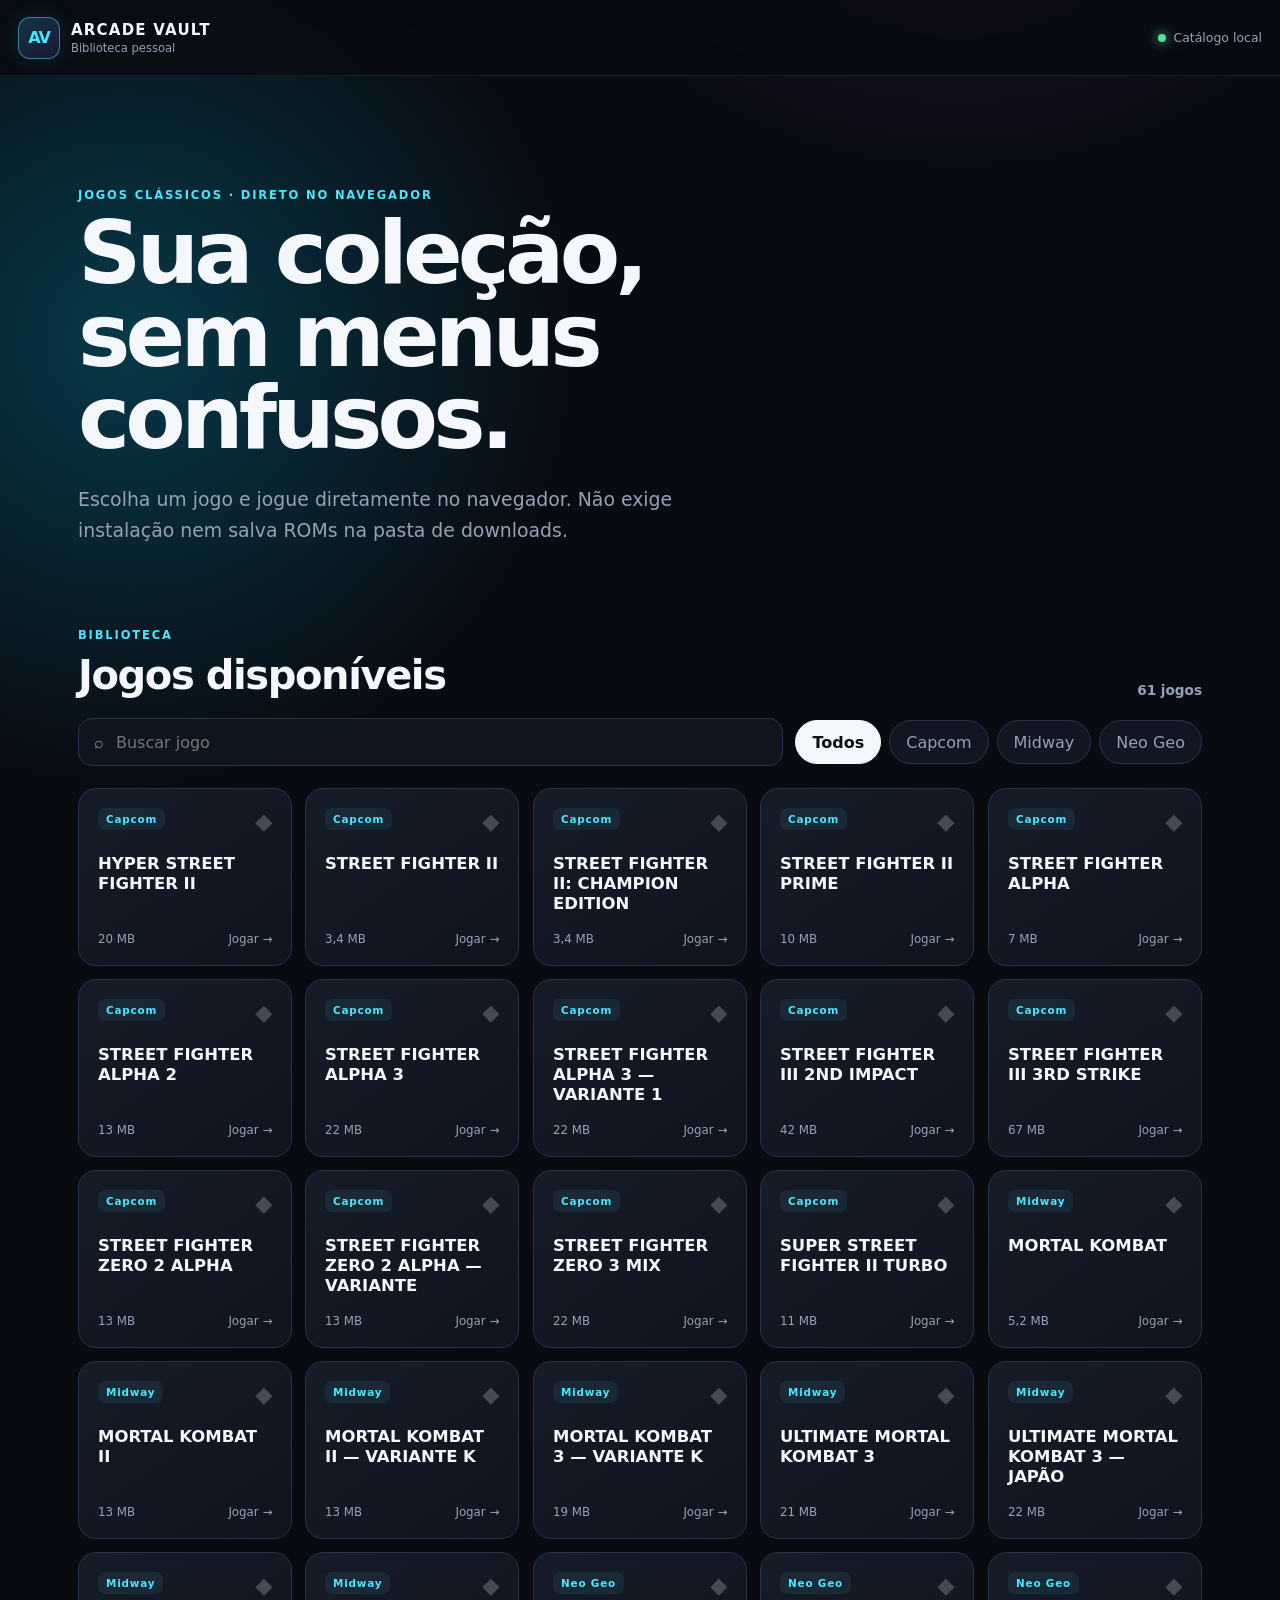
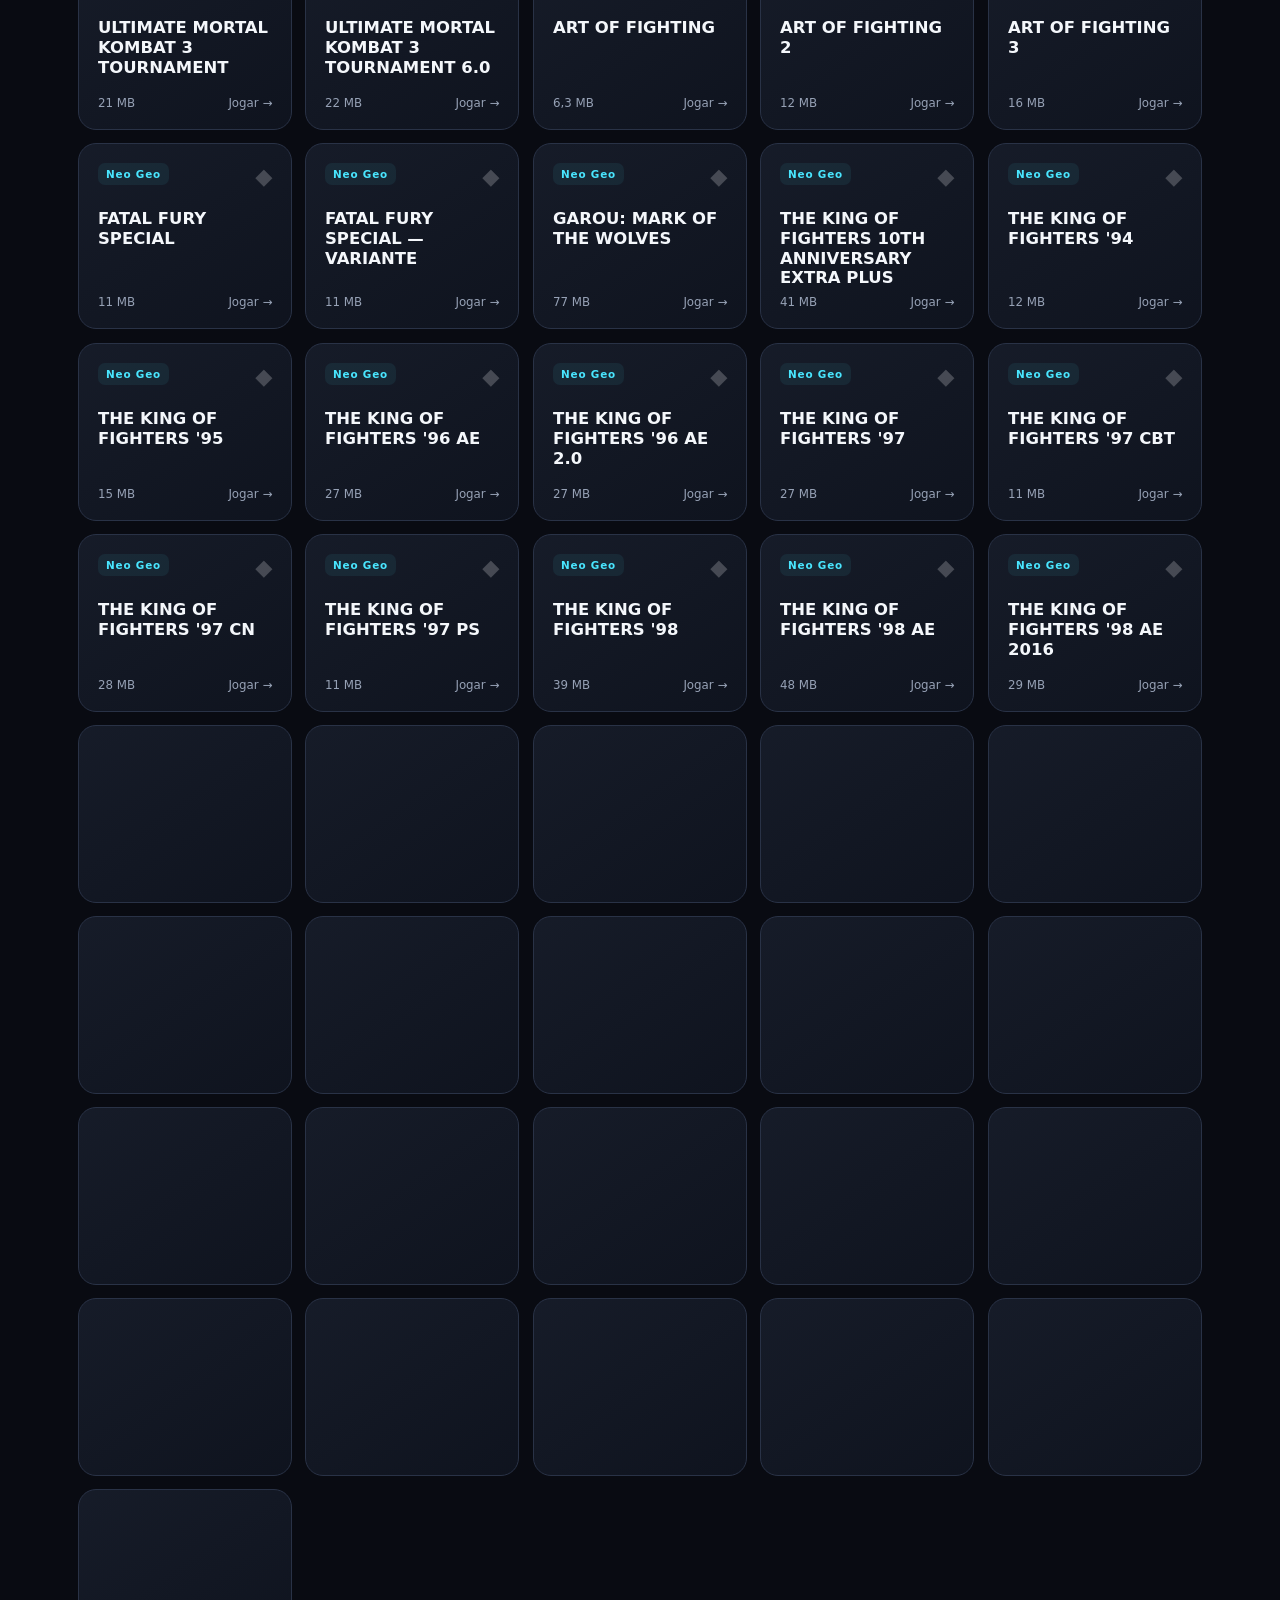
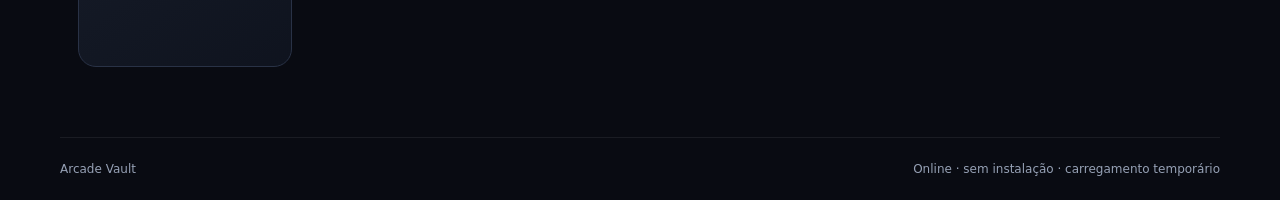
<file: index.html>
<!doctype html>
<html lang="pt-BR">
<head>
  <meta charset="utf-8">
  <meta name="viewport" content="width=device-width,initial-scale=1,viewport-fit=cover">
  <meta name="theme-color" content="#090b12">
  <meta name="description" content="Biblioteca pessoal de jogos arcade, otimizada para celulares.">
  <title>Arcade Vault</title>
  <link rel="stylesheet" href="assets/styles.css">
</head>
<body>
  <header class="topbar">
    <a class="brand" href="index.html" aria-label="Arcade Vault — início">
      <span class="brand-mark" aria-hidden="true">AV</span>
      <span><strong>ARCADE VAULT</strong><small>Biblioteca pessoal</small></span>
    </a>
    <span class="status"><i></i> Catálogo local</span>
  </header>

  <main>
    <section class="hero">
      <p class="eyebrow">JOGOS CLÁSSICOS · DIRETO NO NAVEGADOR</p>
      <h1>Sua coleção, sem menus confusos.</h1>
      <p>Escolha um jogo e jogue diretamente no navegador. Não exige instalação nem salva ROMs na pasta de downloads.</p>
    </section>

    <section class="library" aria-labelledby="library-title">
      <div class="library-head">
        <div><p class="eyebrow">BIBLIOTECA</p><h2 id="library-title">Jogos disponíveis</h2></div>
        <strong id="result-count" aria-live="polite">Carregando…</strong>
      </div>

      <div class="toolbar">
        <label class="search"><span aria-hidden="true">⌕</span><input id="search" type="search" placeholder="Buscar jogo" autocomplete="off"></label>
        <div class="filters" id="filters" aria-label="Filtrar por sistema"></div>
      </div>

      <div id="notice" class="notice" hidden></div>
      <div id="game-grid" class="game-grid" aria-live="polite"></div>
      <noscript><p class="notice">Ative o JavaScript para abrir o catálogo.</p></noscript>
    </section>
  </main>

  <footer><span>Arcade Vault</span><span>Online · sem instalação · carregamento temporário</span></footer>
  <script src="assets/app.js" defer></script>
</body>
</html>
</file>
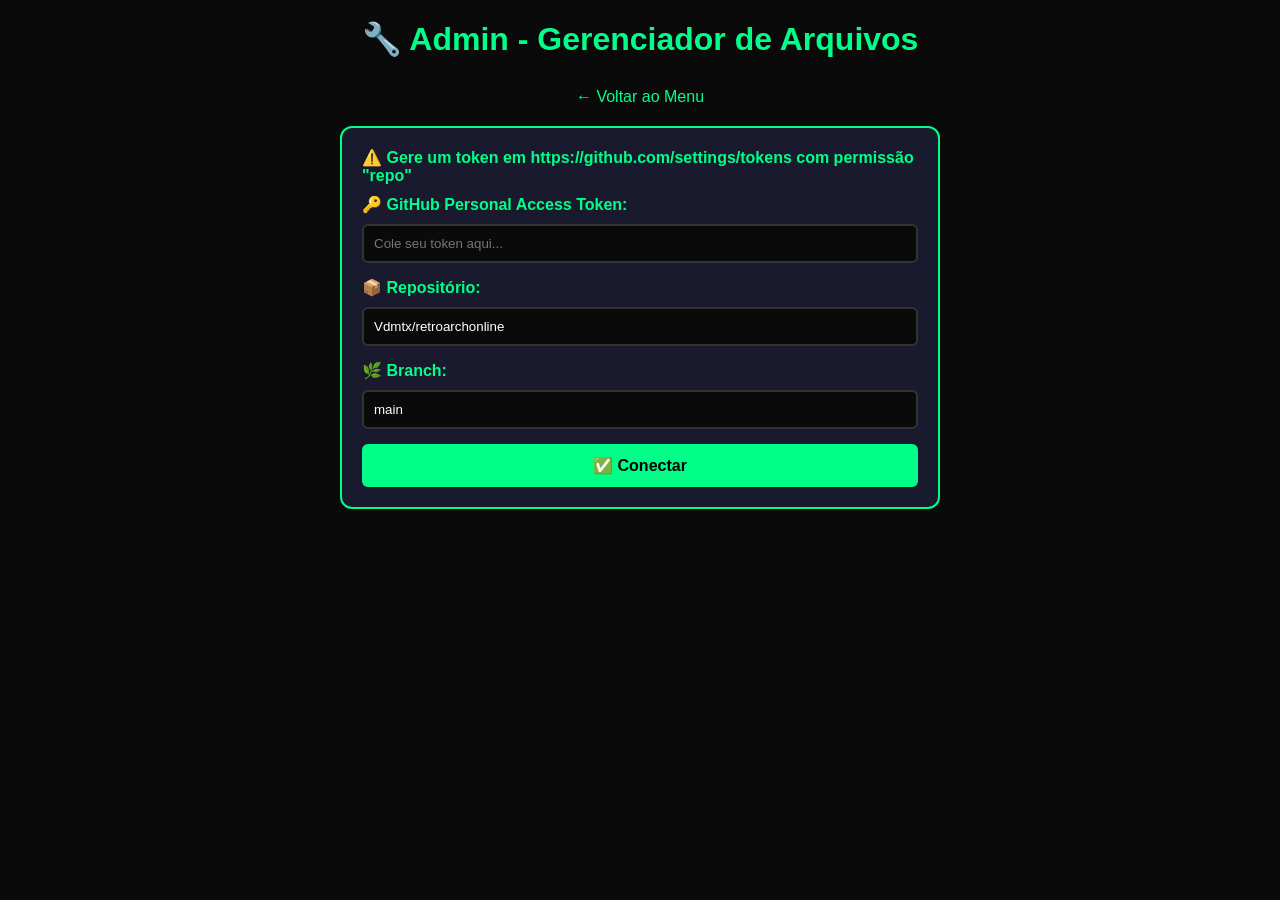
<file: admin.html>
<!DOCTYPE html>
<html lang="pt-BR">
<head>
    <meta charset="UTF-8">
    <meta name="viewport" content="width=device-width, initial-scale=1.0">
    <title>🔧 Admin - Arcade Library</title>
    <style>
        * { margin: 0; padding: 0; box-sizing: border-box; }
        body { background: #0a0a0a; color: #fff; font-family: Arial, sans-serif; padding: 20px; }
        h1 { color: #00ff88; text-align: center; margin-bottom: 30px; }
        .back-link { text-align: center; margin-bottom: 20px; }
        .back-link a { color: #00ff88; text-decoration: none; }
        .config-box { background: #1a1a2e; border: 2px solid #00ff88; padding: 20px; border-radius: 12px; margin-bottom: 30px; max-width: 600px; margin-left: auto; margin-right: auto; }
        .config-box label { display: block; margin-bottom: 10px; color: #00ff88; font-weight: bold; }
        .config-box input, .config-box select { width: 100%; padding: 10px; background: #0a0a0a; border: 2px solid #333; color: #fff; border-radius: 6px; margin-bottom: 15px; }
        .config-box button { width: 100%; padding: 12px; background: #00ff88; color: #000; border: none; border-radius: 6px; cursor: pointer; font-weight: bold; font-size: 16px; }
        .config-box button:hover { background: #00cc6a; }
        .toolbar { display: flex; gap: 10px; margin-bottom: 20px; flex-wrap: wrap; justify-content: center; }
        .toolbar button { padding: 10px 20px; background: #1a1a2e; color: #fff; border: 2px solid #333; border-radius: 6px; cursor: pointer; }
        .toolbar button:hover { border-color: #00ff88; }
        .file-list { max-width: 1200px; margin: 0 auto; }
        .folder { background: #1a1a2e; border: 2px solid #333; border-radius: 8px; margin-bottom: 10px; overflow: hidden; }
        .folder-header { padding: 15px; background: #16213e; cursor: pointer; display: flex; justify-content: space-between; align-items: center; }
        .folder-header:hover { background: #1e2d4a; }
        .folder-content { padding: 15px; display: none; }
        .folder-content.active { display: block; }
        .folder-toolbar { display: flex; gap: 10px; margin-bottom: 10px; padding: 10px; background: #0a0a0a; border-radius: 6px; }
        .folder-toolbar button { padding: 6px 12px; background: #1a1a2e; color: #fff; border: 2px solid #333; border-radius: 4px; cursor: pointer; font-size: 12px; }
        .folder-toolbar button:hover { border-color: #00ff88; }
        .file-item { display: flex; justify-content: space-between; align-items: center; padding: 10px; background: #0a0a0a; border-radius: 6px; margin-bottom: 8px; border-left: 4px solid transparent; }
        .file-item:hover { background: #1a1a2e; }
        .file-item.verified { border-left-color: #00ff88; }
        .file-item.pending { border-left-color: #ff8800; }
        .file-item.failed { border-left-color: #ff0000; }
        .file-name { flex: 1; display: flex; align-items: center; gap: 8px; }
        .file-size { color: #888; margin-right: 15px; }
        .file-status { font-size: 16px; margin-right: 10px; }
        .file-actions { display: flex; gap: 8px; }
        .btn { padding: 6px 12px; border: none; border-radius: 4px; cursor: pointer; font-size: 12px; }
        .btn-delete { background: #ff0000; color: #fff; }
        .btn-delete:hover { background: #cc0000; }
        .btn-move { background: #0088ff; color: #fff; }
        .btn-move:hover { background: #0066cc; }
        .btn-verify { background: #ff8800; color: #fff; }
        .btn-verify:hover { background: #cc6600; }
        .upload-area { border: 3px dashed #00ff88; border-radius: 12px; padding: 40px; text-align: center; margin-bottom: 30px; cursor: pointer; transition: 0.3s; }
        .upload-area:hover { background: rgba(0,255,136,0.1); }
        .upload-area.dragover { background: rgba(0,255,136,0.2); border-color: #00cc6a; }
        .status { position: fixed; bottom: 20px; right: 20px; background: #00ff88; color: #000; padding: 15px 25px; border-radius: 8px; display: none; z-index: 1000; font-weight: bold; max-width: 400px; }
        .status.error { background: #ff0000; color: #fff; }
        .status.warning { background: #ff8800; color: #000; }
        .modal { display: none; position: fixed; top: 0; left: 0; width: 100%; height: 100%; background: rgba(0,0,0,0.9); z-index: 2000; justify-content: center; align-items: center; }
        .modal.active { display: flex; }
        .modal-content { background: #1a1a2e; padding: 30px; border-radius: 12px; border: 2px solid #00ff88; min-width: 500px; max-height: 80vh; overflow-y: auto; }
        .modal-content h3 { color: #00ff88; margin-bottom: 20px; }
        .modal-content input, .modal-content select { width: 100%; padding: 10px; background: #0a0a0a; border: 2px solid #333; color: #fff; border-radius: 6px; margin-bottom: 15px; }
        .modal-buttons { display: flex; gap: 10px; }
        .modal-buttons button { flex: 1; padding: 10px; border: none; border-radius: 6px; cursor: pointer; }
        .btn-confirm { background: #00ff88; color: #000; }
        .btn-cancel { background: #333; color: #fff; }
        .token-info { background: #ff880022; border: 2px solid #ff8800; padding: 15px; border-radius: 8px; margin-bottom: 20px; max-width: 600px; margin-left: auto; margin-right: auto; color: #ffaa00; font-size: 14px; }
        .help-text { color: #888; font-size: 12px; margin-top: 5px; }
        .path-selector { background: #1a1a2e; border: 2px solid #0088ff; padding: 15px; border-radius: 8px; margin-bottom: 20px; max-width: 600px; margin-left: auto; margin-right: auto; }
        .path-selector label { display: block; margin-bottom: 10px; color: #0088ff; font-weight: bold; }
    </style>
</head>
<body>
    <h1>🔧 Admin - Gerenciador de Arquivos</h1>
    <div class="back-link"><a href="index.html">← Voltar ao Menu</a></div>
    
    <div class="config-box" id="configBox">
        <label>⚠️ Gere um token em https://github.com/settings/tokens com permissão "repo"</label>
        <label>🔑 GitHub Personal Access Token:</label>
        <input type="password" id="token" placeholder="Cole seu token aqui...">
        <label>📦 Repositório:</label>
        <input type="text" id="repo" value="Vdmtx/retroarchonline">
        <label>🌿 Branch:</label>
        <input type="text" id="branch" value="main">
        <button onclick="salvarConfig()">✅ Conectar</button>
    </div>

    <div id="adminPanel" style="display:none;">
        <div class="token-info" id="tokenInfo"></div>
        
        <!-- Upload Global com Seletor de Pasta -->
        <div class="path-selector">
            <label>📍 Pasta de Destino para Upload:</label>
            <select id="uploadPath" onchange="atualizarLabelUpload()">
                <option value="">Raiz (/)</option>
                <option value="roms/">roms/</option>
                <option value="roms/cps/">roms/cps/</option>
                <option value="roms/midway/">roms/midway/</option>
                <option value="roms/neogeo/">roms/neogeo/</option>
                <option value="roms/atomiswave/">roms/atomiswave/</option>
                <option value="bios/">bios/</option>
                <option value="data/">data/</option>
                <option value="data/cores/">data/cores/</option>
            </select>
        </div>

        <div class="toolbar">
            <button onclick="carregarArquivos()">🔄 Atualizar</button>
            <button onclick="document.getElementById('fileInput').click()">📤 Upload Global (70MB)</button>
            <button onclick="adicionarLinkExterno()">🔗 Link Externo</button>
            <button onclick="criarPasta()">📁 Nova Pasta</button>
            <button onclick="verificarTodos()" id="btnVerifyAll">✅ Verificar Todos</button>
            <input type="file" id="fileInput" multiple style="display:none;" onchange="uploadArquivosGlobal(event)">
        </div>

        <div class="upload-area" id="uploadArea" ondrop="dropHandler(event)" ondragover="dragOverHandler(event)" ondragleave="dragLeaveHandler(event)">
            <h2>📤 Arraste arquivos aqui para upload</h2>
            <p>✅ Limite: 70MB | Destino: <span id="currentUploadPath">Raiz</span></p>
        </div>

        <div class="file-list" id="fileList"></div>
    </div>

    <div class="status" id="status"></div>

    <div class="modal" id="moveModal">
        <div class="modal-content">
            <h3>📁 Mover Arquivo</h3>
            <input type="text" id="movePath" placeholder="Novo caminho (ex: roms/neogeo/)">
            <div class="modal-buttons">
                <button class="btn-confirm" onclick="confirmarMovimento()">Mover</button>
                <button class="btn-cancel" onclick="fecharModal()">Cancelar</button>
            </div>
        </div>
    </div>

    <div class="modal" id="linkModal">
        <div class="modal-content">
            <h3>🔗 Adicionar Link Externo</h3>
            
            <label>Serviço de Hospedagem:</label>
            <select id="linkService" onchange="atualizarPlaceholderLink()">
                <option value="archive">📦 Archive.org (Recomendado)</option>
                <option value="gdrive">🔵 Google Drive</option>
                <option value="mediafire">🔴 MediaFire</option>
                <option value="custom">🔗 Outro/URL Direta</option>
            </select>
            
            <label>Nome do Arquivo:</label>
            <input type="text" id="linkName" placeholder="kof99.zip">
            
            <label>URL do Arquivo:</label>
            <input type="text" id="linkUrl" placeholder="https://archive.org/download/roms/kof99.zip">
            <div class="help-text" id="linkHelp">Cole o link direto</div>
            
            <label>Caminho no Repositório:</label>
            <input type="text" id="linkPath" placeholder="roms/neogeo/">
            
            <div class="modal-buttons">
                <button class="btn-confirm" onclick="confirmarLinkExterno()">Adicionar</button>
                <button class="btn-cancel" onclick="fecharLinkModal()">Cancelar</button>
            </div>
        </div>
    </div>

    <script>
        let config = { token: '', repo: '', branch: '' };
        let arquivosAtuais = [];
        let arquivoParaMover = null;
        let statusVerificacao = {};
        const MAX_FILE_SIZE = 70 * 1024 * 1024; // 70MB

        function salvarConfig() {
            config.token = document.getElementById('token').value.trim();
            config.repo = document.getElementById('repo').value.trim();
            config.branch = document.getElementById('branch').value.trim();
            
            if (!config.token || !config.token.startsWith('ghp_')) {
                mostrarStatus('❌ Token inválido!', true);
                return;
            }
            
            localStorage.setItem('githubConfig', JSON.stringify(config));
            document.getElementById('configBox').style.display = 'none';
            document.getElementById('adminPanel').style.display = 'block';
            testarToken();
        }

        async function testarToken() {
            mostrarStatus('🔄 Testando token...');
            try {
                const response = await fetch(`https://api.github.com/repos/${config.repo}`, {
                    headers: { 'Authorization': `token ${config.token}` }
                });
                
                if (response.ok) {
                    const data = await response.json();
                    document.getElementById('tokenInfo').textContent = `✅ Conectado: ${data.owner.login} | ${data.name}`;
                    mostrarStatus('✅ Token válido!');
                    carregarArquivos();
                } else {
                    mostrarStatus('❌ Token inválido!', true);
                }
            } catch (e) {
                mostrarStatus('❌ Erro: ' + e.message, true);
            }
        }

        async function carregarArquivos() {
            mostrarStatus('🔄 Carregando...');
            try {
                const response = await fetch(`https://api.github.com/repos/${config.repo}/git/trees/${config.branch}?recursive=1`, {
                    headers: { 'Authorization': `token ${config.token}` }
                });
                
                if (!response.ok) throw new Error('Erro na API');
                
                const data = await response.json();
                arquivosAtuais = data.tree.filter(item => item.type === 'blob');
                renderizarArquivos();
                mostrarStatus(`✅ ${arquivosAtuais.length} arquivos`);
            } catch (e) {
                mostrarStatus('❌ Erro: ' + e.message, true);
            }
        }

        function renderizarArquivos() {
            const pastas = {};
            arquivosAtuais.forEach(arquivo => {
                const path = arquivo.path;
                const parts = path.split('/');
                const pasta = parts.slice(0, -1).join('/') || 'root';
                
                if (!pastas[pasta]) pastas[pasta] = [];
                pastas[pasta].push(arquivo);
            });

            const fileList = document.getElementById('fileList');
            fileList.innerHTML = Object.keys(pastas).sort().map(pasta => {
                const pastaPath = pasta === 'root' ? '' : pasta + '/';
                return `
                <div class="folder">
                    <div class="folder-header" onclick="toggleFolder('${pasta}')">
                        <span>📁 ${pasta} (${pastas[pasta].length} arquivos)</span>
                        <span>▼</span>
                    </div>
                    <div class="folder-content" id="folder-${pasta.replace(/\//g, '-')}">
                        <div class="folder-toolbar">
                            <button onclick="document.getElementById('folderFileInput-${pasta.replace(/\//g, '-')}').click()">📤 Upload nesta pasta</button>
                            <button onclick="document.getElementById('linkPath').value='${pastaPath}'; adicionarLinkExterno()">🔗 Link aqui</button>
                            <input type="file" id="folderFileInput-${pasta.replace(/\//g, '-')}" multiple style="display:none;" onchange="uploadArquivosPasta(event, '${pastaPath}')">
                        </div>
                        ${pastas[pasta].map(arquivo => {
                            const status = statusVerificacao[arquivo.path] || 'pending';
                            const statusIcon = status === 'verified' ? '✅' : status === 'failed' ? '❌' : '⏳';
                            return `
                                <div class="file-item ${status}">
                                    <span class="file-name">
                                        <span class="file-status">${statusIcon}</span>
                                        ${arquivo.path.split('/').pop()}
                                    </span>
                                    <span class="file-size">${(arquivo.size/1024/1024).toFixed(2)} MB</span>
                                    <div class="file-actions">
                                        <button class="btn btn-verify" onclick="verificarArquivo('${arquivo.path}', '${arquivo.sha}')">Verificar</button>
                                        <button class="btn btn-move" onclick="abrirModalMover('${arquivo.path}')">Mover</button>
                                        <button class="btn btn-delete" onclick="deletarArquivo('${arquivo.path}', '${arquivo.sha}')">Deletar</button>
                                    </div>
                                </div>
                            `;
                        }).join('')}
                    </div>
                </div>
            `}).join('');
        }

        function toggleFolder(pasta) {
            document.getElementById('folder-' + pasta.replace(/\//g, '-')).classList.toggle('active');
        }

        function atualizarLabelUpload() {
            const path = document.getElementById('uploadPath').value || 'Raiz';
            document.getElementById('currentUploadPath').textContent = path;
        }

        async function uploadArquivosGlobal(event) {
            const pastaDestino = document.getElementById('uploadPath').value;
            const files = Array.from(event.target.files).filter(f => {
                if (f.size > MAX_FILE_SIZE) {
                    mostrarStatus(`❌ ${f.name} >70MB!`, true);
                    return false;
                }
                return true;
            });
            
            for (const file of files) {
                await uploadArquivo(file, pastaDestino);
            }
        }

        async function uploadArquivosPasta(event, pastaDestino) {
            const files = Array.from(event.target.files).filter(f => {
                if (f.size > MAX_FILE_SIZE) {
                    mostrarStatus(`❌ ${f.name} >70MB!`, true);
                    return false;
                }
                return true;
            });
            
            for (const file of files) {
                await uploadArquivo(file, pastaDestino);
            }
        }

        async function uploadArquivo(file, pastaDestino = '') {
            const fullPath = pastaDestino ? pastaDestino + file.name : file.name;
            mostrarStatus(`📤 ${fullPath}...`);
            
            try {
                const buffer = await file.arrayBuffer();
                const uint8 = new Uint8Array(buffer);
                let binary = '';
                for (let i = 0; i < uint8.byteLength; i++) binary += String.fromCharCode(uint8[i]);
                const content = btoa(binary);
                
                const response = await fetch(`https://api.github.com/repos/${config.repo}/contents/${fullPath}`, {
                    method: 'PUT',
                    headers: {
                        'Authorization': `token ${config.token}`,
                        'Content-Type': 'application/json'
                    },
                    body: JSON.stringify({
                        message: `Upload: ${file.name}`,
                        content: content,
                        branch: config.branch
                    })
                });
                
                if (response.ok) {
                    mostrarStatus(`✅ ${fullPath} enviado!`);
                    await verificarArquivo(fullPath, null, true);
                    carregarArquivos();
                } else {
                    const err = await response.json();
                    throw new Error(err.message);
                }
            } catch (e) {
                mostrarStatus(`❌ ${fullPath}: ${e.message}`, true);
            }
        }

        async function verificarArquivo(path, sha, isNew = false) {
            mostrarStatus(`🔍 Verificando ${path}...`);
            
            try {
                const response = await fetch(`https://api.github.com/repos/${config.repo}/contents/${path}`, {
                    headers: { 'Authorization': `token ${config.token}` }
                });
                
                if (response.ok) {
                    statusVerificacao[path] = 'verified';
                    mostrarStatus(`✅ ${path} verificado!`);
                } else {
                    statusVerificacao[path] = 'failed';
                    mostrarStatus(`❌ ${path} não encontrado!`, true);
                }
                
                renderizarArquivos();
            } catch (e) {
                statusVerificacao[path] = 'failed';
                mostrarStatus(`❌ Erro: ${e.message}`, true);
                renderizarArquivos();
            }
        }

        async function verificarTodos() {
            const btn = document.getElementById('btnVerifyAll');
            btn.disabled = true;
            
            for (let i = 0; i < arquivosAtuais.length; i++) {
                await verificarArquivo(arquivosAtuais[i].path, arquivosAtuais[i].sha);
                if (i % 10 === 0) await new Promise(r => setTimeout(r, 100));
            }
            
            btn.disabled = false;
        }

        function atualizarPlaceholderLink() {
            const service = document.getElementById('linkService').value;
            const examples = {
                archive: 'https://archive.org/download/roms/kof99.zip',
                gdrive: 'https://drive.google.com/file/d/FILE_ID/view',
                mediafire: 'https://www.mediafire.com/file/FILE_ID/kof99.zip',
                custom: 'https://exemplo.com/arquivo.zip'
            };
            document.getElementById('linkUrl').placeholder = examples[service];
        }

        function adicionarLinkExterno() {
            document.getElementById('linkModal').classList.add('active');
        }

        function fecharLinkModal() {
            document.getElementById('linkModal').classList.remove('active');
        }

        async function confirmarLinkExterno() {
            const name = document.getElementById('linkName').value.trim();
            const url = document.getElementById('linkUrl').value.trim();
            const path = document.getElementById('linkPath').value.trim();
            
            if (!name || !url || !path) {
                mostrarStatus('❌ Preencha todos os campos!', true);
                return;
            }
            
            const fullPath = path.endsWith('/') ? path + name : path + '/' + name;
            const content = btoa(JSON.stringify({ url, type: 'external_link' }));
            
            try {
                const response = await fetch(`https://api.github.com/repos/${config.repo}/contents/${fullPath}`, {
                    method: 'PUT',
                    headers: {
                        'Authorization': `token ${config.token}`,
                        'Content-Type': 'application/json'
                    },
                    body: JSON.stringify({
                        message: `Add link: ${name}`,
                        content,
                        branch: config.branch
                    })
                });
                
                if (response.ok) {
                    mostrarStatus(`✅ Link adicionado: ${fullPath}`);
                    fecharLinkModal();
                    carregarArquivos();
                }
            } catch (e) {
                mostrarStatus(`❌ Erro: ${e.message}`, true);
            }
        }

        async function deletarArquivo(path, sha) {
            if (!confirm(`Deletar ${path}?`)) return;
            
            try {
                const response = await fetch(`https://api.github.com/repos/${config.repo}/contents/${path}`, {
                    method: 'DELETE',
                    headers: {
                        'Authorization': `token ${config.token}`,
                        'Content-Type': 'application/json'
                    },
                    body: JSON.stringify({ message: `Delete ${path}`, sha, branch: config.branch })
                });
                
                if (response.ok) {
                    mostrarStatus(`✅ ${path} deletado!`);
                    delete statusVerificacao[path];
                    carregarArquivos();
                }
            } catch (e) {
                mostrarStatus(`❌ Erro: ${e.message}`, true);
            }
        }

        function abrirModalMover(path) {
            arquivoParaMover = path;
            document.getElementById('movePath').value = path.substring(0, path.lastIndexOf('/') + 1);
            document.getElementById('moveModal').classList.add('active');
        }

        async function confirmarMovimento() {
            const novoPath = document.getElementById('movePath').value.trim();
            if (!novoPath || !arquivoParaMover) return;
            
            const arquivo = arquivosAtuais.find(a => a.path === arquivoParaMover);
            if (!arquivo) return;
            
            try {
                const download = await fetch(`https://api.github.com/repos/${config.repo}/contents/${arquivoParaMover}`, {
                    headers: { 'Authorization': `token ${config.token}` }
                });
                
                const blob = await download.blob();
                const buffer = await blob.arrayBuffer();
                const uint8 = new Uint8Array(buffer);
                let binary = '';
                for (let i = 0; i < uint8.byteLength; i++) binary += String.fromCharCode(uint8[i]);
                const content = btoa(binary);
                
                const fileName = arquivoParaMover.split('/').pop();
                const novoCaminho = novoPath.endsWith('/') ? novoPath + fileName : novoPath + '/' + fileName;
                
                const upload = await fetch(`https://api.github.com/repos/${config.repo}/contents/${novoCaminho}`, {
                    method: 'PUT',
                    headers: {
                        'Authorization': `token ${config.token}`,
                        'Content-Type': 'application/json'
                    },
                    body: JSON.stringify({ message: `Move ${arquivoParaMover}`, content, branch: config.branch })
                });
                
                if (upload.ok) {
                    await deletarArquivo(arquivoParaMover, arquivo.sha);
                    mostrarStatus(`✅ Movido para ${novoCaminho}`);
                    document.getElementById('moveModal').classList.remove('active');
                }
            } catch (e) {
                mostrarStatus(`❌ Erro: ${e.message}`, true);
            }
        }

        function fecharModal() {
            document.getElementById('moveModal').classList.remove('active');
        }

        function criarPasta() {
            const nome = prompt('Nome da pasta (ex: roms/teste):');
            if (!nome) return;
            
            fetch(`https://api.github.com/repos/${config.repo}/contents/${nome}/.gitkeep`, {
                method: 'PUT',
                headers: {
                    'Authorization': `token ${config.token}`,
                    'Content-Type': 'application/json'
                },
                body: JSON.stringify({ message: `Create ${nome}`, content: btoa(''), branch: config.branch })
            }).then(r => {
                if (r.ok) {
                    mostrarStatus(`✅ Pasta ${nome} criada!`);
                    carregarArquivos();
                }
            });
        }

        function dragOverHandler(e) {
            e.preventDefault();
            document.getElementById('uploadArea').classList.add('dragover');
        }

        function dragLeaveHandler(e) {
            e.preventDefault();
            document.getElementById('uploadArea').classList.remove('dragover');
        }

        function dropHandler(e) {
            e.preventDefault();
            document.getElementById('uploadArea').classList.remove('dragover');
            
            const pastaDestino = document.getElementById('uploadPath').value;
            const files = Array.from(e.dataTransfer.files).filter(f => {
                if (f.size > MAX_FILE_SIZE) {
                    mostrarStatus(`❌ ${f.name} >70MB!`, true);
                    return false;
                }
                return true;
            });
            
            files.forEach(f => uploadArquivo(f, pastaDestino));
        }

        function mostrarStatus(msg, erro = false) {
            const status = document.getElementById('status');
            status.textContent = msg;
            status.className = 'status' + (erro ? ' error' : '');
            status.style.display = 'block';
            setTimeout(() => { status.style.display = 'none'; }, 5000);
        }

        const savedConfig = localStorage.getItem('githubConfig');
        if (savedConfig) {
            config = JSON.parse(savedConfig);
            document.getElementById('token').value = config.token;
        }
    </script>
</body>
</html>
</file>
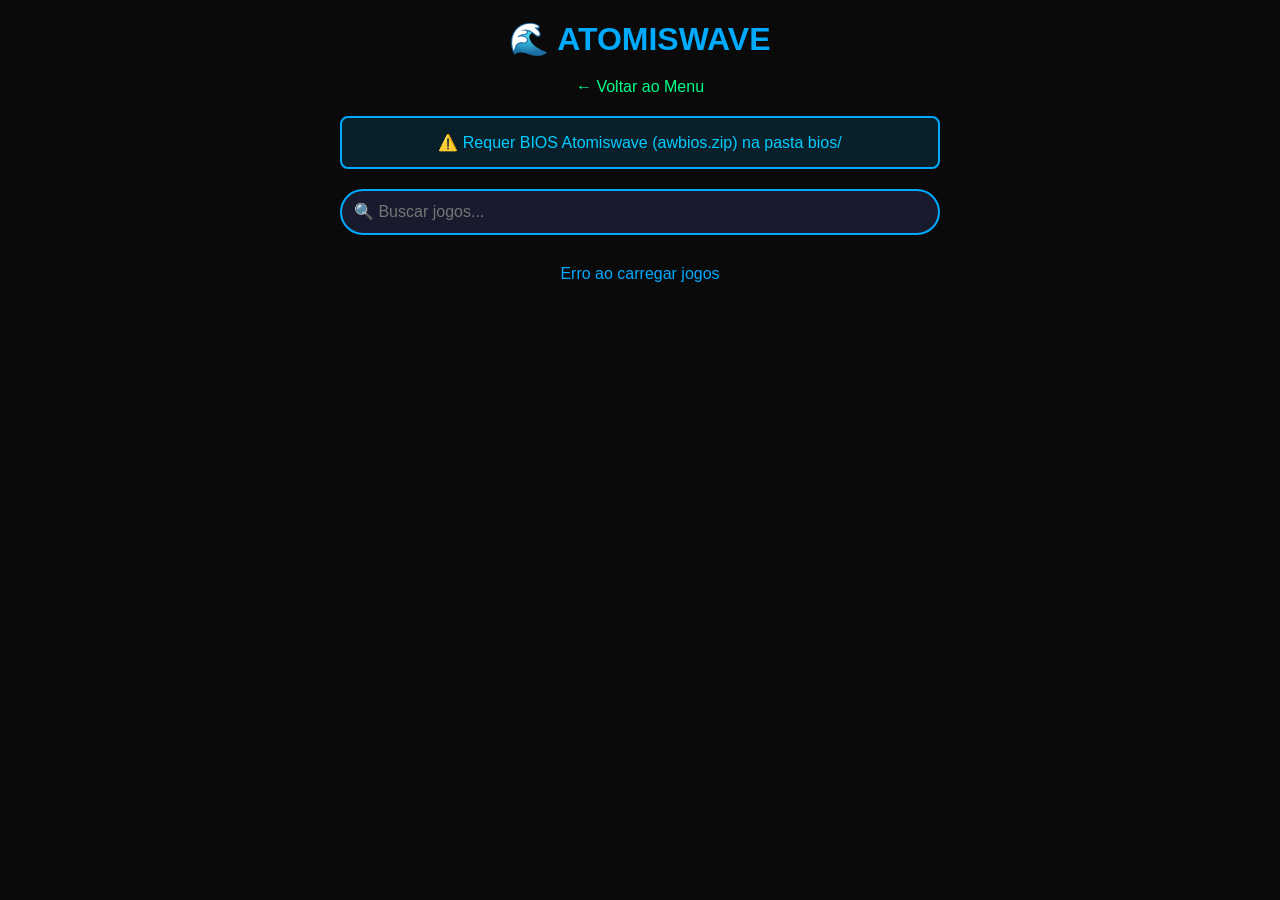
<file: atomiswave.html>
<!DOCTYPE html>
<html lang="pt-BR">
<head>
    <meta charset="UTF-8">
    <meta name="viewport" content="width=device-width, initial-scale=1.0">
    <title>🌊 Atomiswave</title>
    <style>
        * { margin: 0; padding: 0; box-sizing: border-box; }
        body { background: #0a0a0a; color: #fff; font-family: Arial, sans-serif; padding: 20px; }
        h1 { color: #00aaff; text-align: center; margin-bottom: 20px; }
        .back-link { text-align: center; margin-bottom: 20px; }
        .back-link a { color: #00ff88; text-decoration: none; }
        .warning { background: #00aaff22; border: 2px solid #00aaff; padding: 15px; border-radius: 8px; margin: 20px auto; max-width: 600px; text-align: center; color: #00ccff; }
        .search-box { max-width: 600px; margin: 0 auto 30px; }
        .search-box input { width: 100%; padding: 12px; border: 2px solid #00aaff; border-radius: 25px; background: #1a1a2e; color: #fff; font-size: 16px; }
        .stats { text-align: center; color: #00aaff; margin-bottom: 20px; }
        .game-grid { display: grid; grid-template-columns: repeat(auto-fill, minmax(180px, 1fr)); gap: 20px; max-width: 1400px; margin: 0 auto; }
        .game-card { background: #1a1a2e; border: 2px solid #00aaff; border-radius: 12px; padding: 20px; cursor: pointer; text-align: center; transition: 0.3s; }
        .game-card:hover { border-color: #00ccff; transform: translateY(-5px); box-shadow: 0 10px 30px rgba(0,170,255,0.3); }
        .game-icon { font-size: 56px; margin-bottom: 15px; }
        .game-type { font-size: 10px; color: #888; margin-top: 5px; }
        #game-container { display: none; position: fixed; top: 0; left: 0; width: 100%; height: 100%; background: #000; z-index: 1000; }
        #game { width: 100%; height: 100%; }
        #back-btn { position: fixed; top: 15px; left: 15px; z-index: 1001; background: #000; color: #fff; border: 2px solid #00aaff; padding: 12px 24px; cursor: pointer; font-weight: bold; }
    </style>
</head>
<body>
    <h1>🌊 ATOMISWAVE</h1>
    <div class="back-link"><a href="index.html">← Voltar ao Menu</a></div>
    <div class="warning">⚠️ Requer BIOS Atomiswave (awbios.zip) na pasta bios/</div>
    <div class="search-box"><input type="text" id="search" placeholder="🔍 Buscar jogos..." oninput="filtrarJogos()"></div>
    <div class="stats" id="stats"></div>
    <div class="game-grid" id="gameGrid"></div>
    <div id="game-container">
        <button id="back-btn" onclick="voltar()">← Voltar</button>
        <div id="game"></div>
    </div>

    <script>
        const ROMS_BASE = 'https://vdmtx.github.io/retroarchonline/roms/atomiswave/';
        const BIOS_BASE = 'https://vdmtx.github.io/retroarchonline/bios/';
        let jogos = [];
        let atomiswaveBIOS = null;

        async function carregarBIOS() {
            const biosFiles = ['awbios.zip', 'atomiswave.zip'];
            for (const biosFile of biosFiles) {
                try {
                    const url = BIOS_BASE + biosFile;
                    const response = await fetch(url, {method: 'HEAD'});
                    if (response.ok) {
                        atomiswaveBIOS = url;
                        console.log('✅ BIOS:', biosFile);
                        return true;
                    }
                } catch(e) {}
            }
            console.warn('⚠️ BIOS Atomiswave não encontrada!');
            return false;
        }

        async function carregarJogos() {
            await carregarBIOS();
            
            try {
                const response = await fetch('https://api.github.com/repos/Vdmtx/retroarchonline/contents/roms/atomiswave');
                const files = await response.json();
                
                jogos = files.filter(f => f.name.endsWith('.zip') || f.name.endsWith('.json'))
                    .map(f => {
                        if (f.name.endsWith('.json')) {
                            // Link externo
                            return { nome: f.name.replace('.json', ''), arquivo: null, tipo: 'externo', path: f.name };
                        } else {
                            // ROM local
                            return { nome: f.name.replace('.zip', ''), arquivo: f.name, tipo: 'local' };
                        }
                    })
                    .sort((a, b) => a.nome.localeCompare(b.nome));
                
                document.getElementById('stats').textContent = `${jogos.length} jogo(s) • BIOS: ${atomiswaveBIOS ? '✅' : '❌'}`;
                renderizarJogos(jogos);
            } catch(e) {
                console.error('Erro ao carregar jogos:', e);
                document.getElementById('stats').textContent = 'Erro ao carregar jogos';
            }
        }

        function renderizarJogos(lista) {
            document.getElementById('gameGrid').innerHTML = lista.map(j => `
                <div class="game-card" onclick="iniciarJogo('${j.arquivo || j.path}', '${j.tipo}')">
                    <div class="game-icon"></div>
                    <div>${j.nome}</div>
                    <div class="game-type">${j.tipo === 'externo' ? '🔗 Externo' : ' Local'}</div>
                </div>
            `).join('');
        }

        function filtrarJogos() {
            const busca = document.getElementById('search').value.toLowerCase();
            const filtrados = jogos.filter(j => j.nome.toLowerCase().includes(busca));
            renderizarJogos(filtrados);
        }

        async function iniciarJogo(arquivo, tipo) {
            document.getElementById('game-container').style.display = 'block';
            
            Object.keys(window).forEach(key => {
                if (key.startsWith('EJS_')) delete window[key];
            });
            document.getElementById('game').innerHTML = '';
            
            window.EJS_player = "#game";
            window.EJS_core = "flycast";
            window.EJS_gameName = arquivo.replace('.zip', '').replace('.json', '');
            window.EJS_pathtodata = "https://cdn.emulatorjs.org/latest/data/";
            window.EJS_startOnLoaded = true;
            window.EJS_color = "#000000";
            window.EJS_fullscreenOnLoaded = false;
            window.EJS_disableDatabases = true;
            window.EJS_disableLocalStorage = true;
            
            if (tipo === 'local') {
                window.EJS_gameUrl = ROMS_BASE + arquivo;
            } else {
                // Carregar URL externa do JSON
                try {
                    const response = await fetch(ROMS_BASE + arquivo);
                    const data = await response.json();
                    window.EJS_gameUrl = data.url;
                } catch(e) {
                    alert('Erro ao carregar link externo');
                    voltar();
                    return;
                }
            }
            
            if (atomiswaveBIOS) {
                window.EJS_biosUrl = atomiswaveBIOS;
            }
            
            window.EJS_ready = function() {
                console.log('✅ Jogo carregado!');
            };
            
            window.EJS_onGameStart = function() {
                console.log('🎮 Jogo iniciado!');
            };
            
            const script = document.createElement('script');
            script.src = "https://cdn.emulatorjs.org/latest/data/loader.js";
            document.body.appendChild(script);
            
            console.log('🎮 Carregando:', arquivo, 'Tipo:', tipo);
        }

        function voltar() { location.reload(); }
        carregarJogos();
    </script>
</body>
</html>
</file>
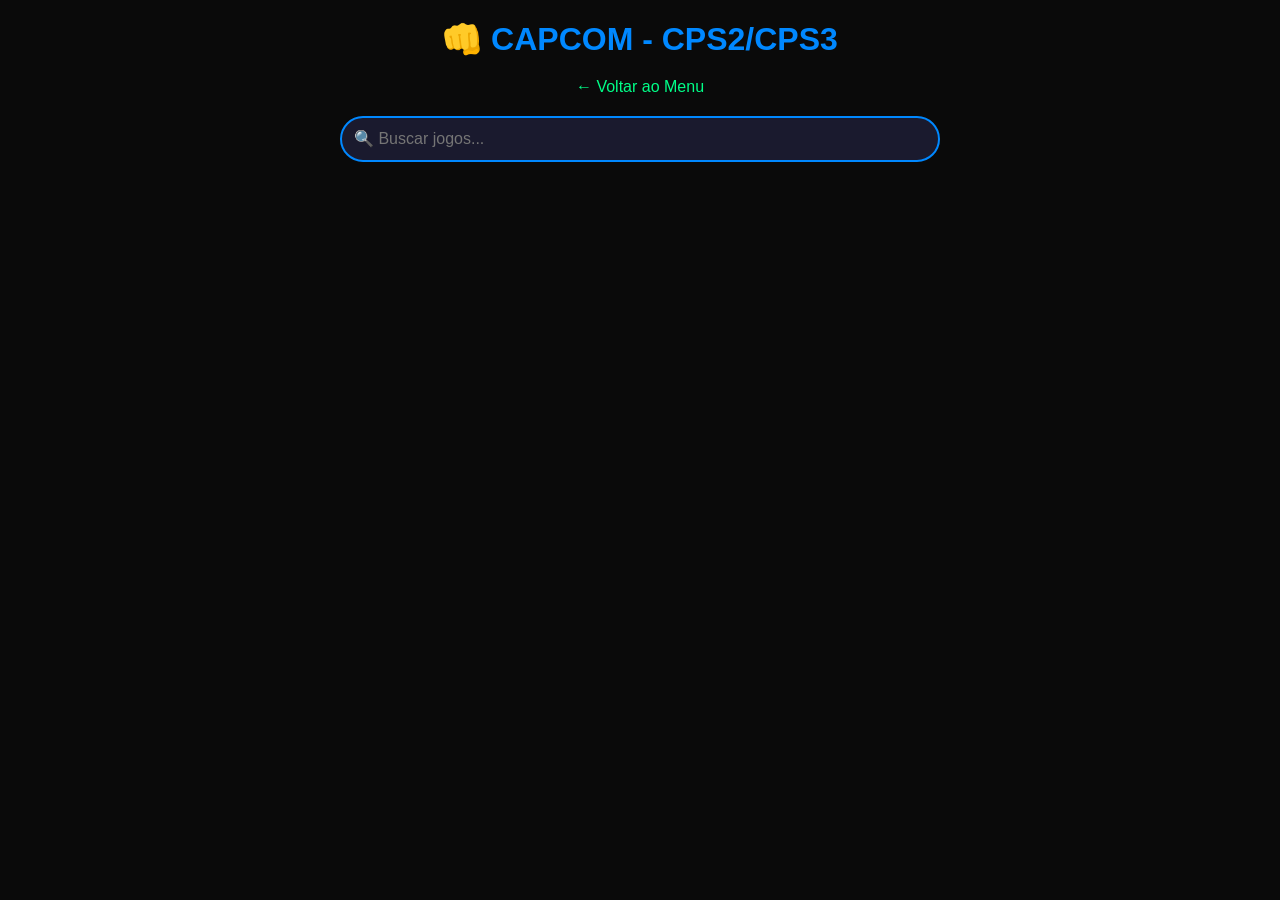
<file: capcom.html>
<!DOCTYPE html>
<html lang="pt-BR">
<head>
    <meta charset="UTF-8">
    <meta name="viewport" content="width=device-width, initial-scale=1.0">
    <title>👊 Capcom - CPS2/CPS3</title>
    <style>
        * { margin: 0; padding: 0; box-sizing: border-box; }
        body { background: #0a0a0a; color: #fff; font-family: Arial, sans-serif; padding: 20px; }
        h1 { color: #0088ff; text-align: center; margin-bottom: 20px; }
        .back-link { text-align: center; margin-bottom: 20px; }
        .back-link a { color: #00ff88; text-decoration: none; }
        .search-box { max-width: 600px; margin: 0 auto 30px; }
        .search-box input { width: 100%; padding: 12px; border: 2px solid #0088ff; border-radius: 25px; background: #1a1a2e; color: #fff; font-size: 16px; }
        .stats { text-align: center; color: #0088ff; margin-bottom: 20px; }
        .game-grid { display: grid; grid-template-columns: repeat(auto-fill, minmax(180px, 1fr)); gap: 20px; max-width: 1400px; margin: 0 auto; }
        .game-card { background: #1a1a2e; border: 2px solid #0088ff; border-radius: 12px; padding: 20px; cursor: pointer; text-align: center; transition: 0.3s; }
        .game-card:hover { border-color: #00aaff; transform: translateY(-5px); box-shadow: 0 10px 30px rgba(0,136,255,0.3); }
        .game-icon { font-size: 56px; margin-bottom: 15px; }
        #game-container { display: none; position: fixed; top: 0; left: 0; width: 100%; height: 100%; background: #000; z-index: 1000; }
        #game { width: 100%; height: 100%; }
        #back-btn { position: fixed; top: 15px; left: 15px; z-index: 1001; background: #000; color: #fff; border: 2px solid #0088ff; padding: 12px 24px; cursor: pointer; font-weight: bold; }
    </style>
</head>
<body>
    <h1>👊 CAPCOM - CPS2/CPS3</h1>
    <div class="back-link"><a href="index.html">← Voltar ao Menu</a></div>
    <div class="search-box"><input type="text" id="search" placeholder="🔍 Buscar jogos..." oninput="filtrarJogos()"></div>
    <div class="stats" id="stats"></div>
    <div class="game-grid" id="gameGrid"></div>
    <div id="game-container">
        <button id="back-btn" onclick="voltar()">← Voltar</button>
        <div id="game"></div>
    </div>

    <script>
        const ROMS_BASE = 'https://vdmtx.github.io/retroarchonline/roms/cps/';
        let jogos = [];
        
        const CPS_GAMES = [
            'sf2', 'sfa', 'sfz', 'sfiii',
            'xmen', 'msh', 'mvc', 'vsav',
            'megaman', '1944', 'cybots',
            'captcomm', 'knights', 'dino', 'punisher', 'slammast',
            'hsf2', 'sf2prime', 'sfz2al', 'sfz3mix'
        ];

        async function carregarJogos() {
            const response = await fetch('https://api.github.com/repos/Vdmtx/retroarchonline/contents/roms/cps');
            const files = await response.json();
            
            jogos = files.filter(f => {
                if (!f.name.endsWith('.zip')) return false;
                const nome = f.name.toLowerCase();
                return CPS_GAMES.some(k => nome.includes(k));
            })
            .map(f => ({ nome: f.name.replace('.zip', ''), arquivo: f.name }))
            .sort((a, b) => a.nome.localeCompare(b.nome));
            
            document.getElementById('stats').textContent = `${jogos.length} jogo(s) CPS2/CPS3`;
            document.getElementById('gameGrid').innerHTML = jogos.map(j => `
                <div class="game-card" onclick="iniciarJogo('${j.arquivo}')">
                    <div class="game-icon">👊</div>
                    <div>${j.nome}</div>
                </div>
            `).join('');
        }

        function filtrarJogos() {
            const busca = document.getElementById('search').value.toLowerCase();
            const filtrados = jogos.filter(j => j.nome.toLowerCase().includes(busca));
            document.getElementById('gameGrid').innerHTML = filtrados.map(j => `
                <div class="game-card" onclick="iniciarJogo('${j.arquivo}')">
                    <div class="game-icon">👊</div>
                    <div>${j.nome}</div>
                </div>
            `).join('');
        }

        function iniciarJogo(arquivo) {
            document.getElementById('game-container').style.display = 'block';
            
            // Limpar TUDO
            Object.keys(window).forEach(key => {
                if (key.startsWith('EJS_')) delete window[key];
            });
            document.getElementById('game').innerHTML = '';
            
            // Configurações completas
            window.EJS_player = "#game";
            window.EJS_core = "fbneo";
            window.EJS_gameUrl = ROMS_BASE + arquivo;
            window.EJS_gameName = arquivo.replace('.zip', '');
            window.EJS_pathtodata = "https://cdn.emulatorjs.org/latest/data/";
            window.EJS_startOnLoaded = true;
            window.EJS_color = "#000000";
            window.EJS_fullscreenOnLoaded = false;
            window.EJS_disableDatabases = true;  // ← Evita File Browser
            window.EJS_disableLocalStorage = true;  // ← Evita salvar estado
            window.EJS_noAutoFocus = false;
            
            // Callbacks
            window.EJS_ready = function() {
                console.log('✅ Jogo carregado!');
            };
            
            window.EJS_onGameStart = function() {
                console.log('🎮 Jogo iniciado!');
            };
            
            // Carregar
            const script = document.createElement('script');
            script.src = "https://cdn.emulatorjs.org/latest/data/loader.js";
            document.body.appendChild(script);
            
            console.log('🎮 Carregando:', arquivo);
            console.log('📁 URL:', ROMS_BASE + arquivo);
        }

        function voltar() { location.reload(); }
        carregarJogos();
    </script>
</body>
</html>
</file>
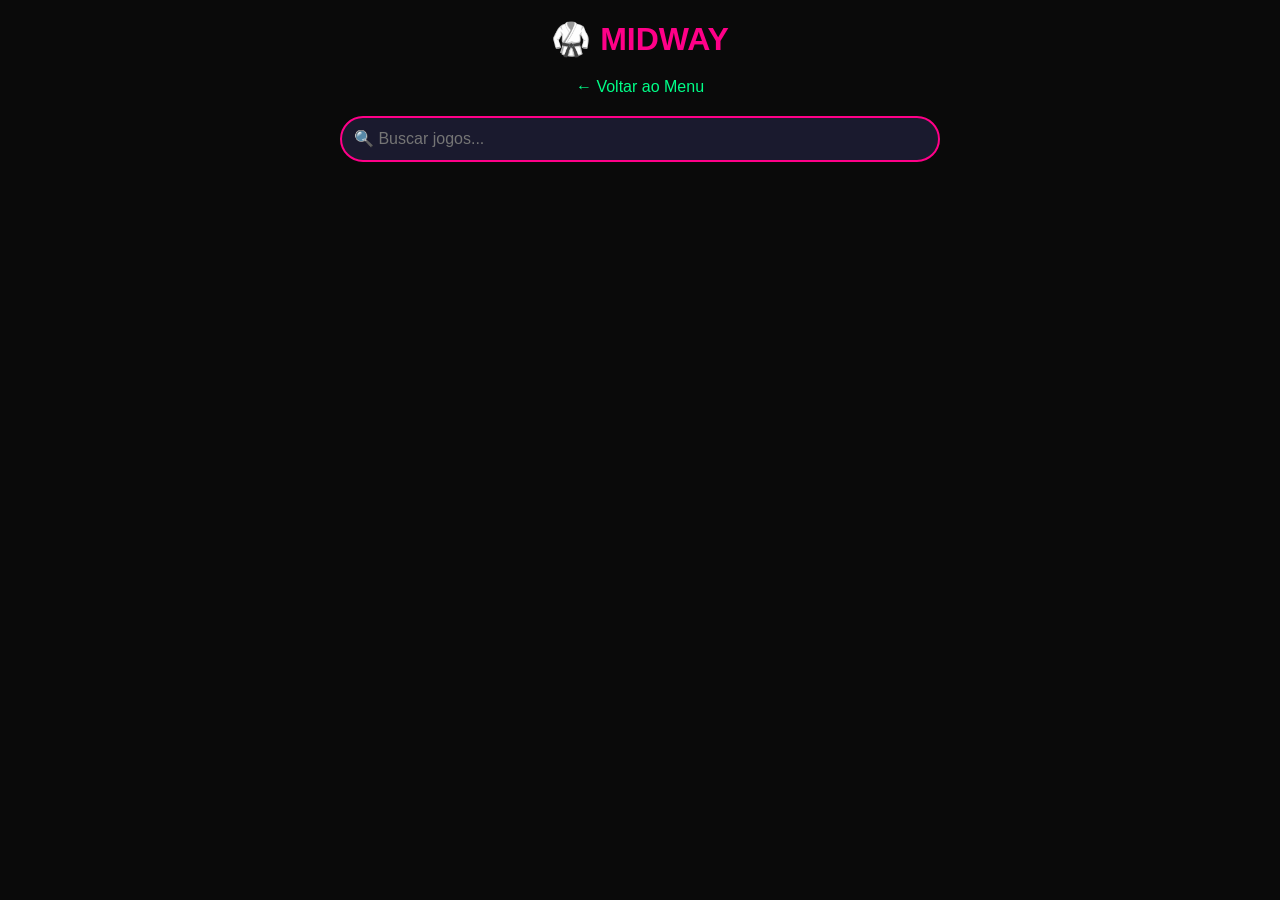
<file: midway.html>
<!DOCTYPE html>
<html lang="pt-BR">
<head>
    <meta charset="UTF-8">
    <meta name="viewport" content="width=device-width, initial-scale=1.0">
    <title>🥋 Midway</title>
    <style>
        * { margin: 0; padding: 0; box-sizing: border-box; }
        body { background: #0a0a0a; color: #fff; font-family: Arial, sans-serif; padding: 20px; }
        h1 { color: #ff0088; text-align: center; margin-bottom: 20px; }
        .back-link { text-align: center; margin-bottom: 20px; }
        .back-link a { color: #00ff88; text-decoration: none; }
        .search-box { max-width: 600px; margin: 0 auto 30px; }
        .search-box input { width: 100%; padding: 12px; border: 2px solid #ff0088; border-radius: 25px; background: #1a1a2e; color: #fff; font-size: 16px; }
        .stats { text-align: center; color: #ff0088; margin-bottom: 20px; }
        .game-grid { display: grid; grid-template-columns: repeat(auto-fill, minmax(180px, 1fr)); gap: 20px; max-width: 1400px; margin: 0 auto; }
        .game-card { background: #1a1a2e; border: 2px solid #ff0088; border-radius: 12px; padding: 20px; cursor: pointer; text-align: center; transition: 0.3s; }
        .game-card:hover { border-color: #ff00aa; transform: translateY(-5px); box-shadow: 0 10px 30px rgba(255,0,136,0.3); }
        .game-icon { font-size: 56px; margin-bottom: 15px; }
        #game-container { display: none; position: fixed; top: 0; left: 0; width: 100%; height: 100%; background: #000; z-index: 1000; }
        #game { width: 100%; height: 100%; }
        #back-btn { position: fixed; top: 15px; left: 15px; z-index: 1001; background: #000; color: #fff; border: 2px solid #ff0088; padding: 12px 24px; cursor: pointer; font-weight: bold; }
    </style>
</head>
<body>
    <h1>🥋 MIDWAY</h1>
    <div class="back-link"><a href="index.html">← Voltar ao Menu</a></div>
    <div class="search-box"><input type="text" id="search" placeholder="🔍 Buscar jogos..." oninput="filtrarJogos()"></div>
    <div class="stats" id="stats"></div>
    <div class="game-grid" id="gameGrid"></div>
    <div id="game-container">
        <button id="back-btn" onclick="voltar()">← Voltar</button>
        <div id="game"></div>
    </div>

    <script>
        const ROMS_BASE = 'https://vdmtx.github.io/retroarchonline/roms/midway/';
        let jogos = [];

        async function carregarJogos() {
            const response = await fetch('https://api.github.com/repos/Vdmtx/retroarchonline/contents/roms/midway');
            const files = await response.json();
            jogos = files.filter(f => f.name.endsWith('.zip'))
                .map(f => ({ nome: f.name.replace('.zip', ''), arquivo: f.name }))
                .sort((a, b) => a.nome.localeCompare(b.nome));
            
            document.getElementById('stats').textContent = `${jogos.length} jogo(s) Midway`;
            document.getElementById('gameGrid').innerHTML = jogos.map(j => `
                <div class="game-card" onclick="iniciarJogo('${j.arquivo}')">
                    <div class="game-icon">🥋</div>
                    <div>${j.nome}</div>
                </div>
            `).join('');
        }

        function filtrarJogos() {
            const busca = document.getElementById('search').value.toLowerCase();
            const filtrados = jogos.filter(j => j.nome.toLowerCase().includes(busca));
            document.getElementById('gameGrid').innerHTML = filtrados.map(j => `
                <div class="game-card" onclick="iniciarJogo('${j.arquivo}')">
                    <div class="game-icon">🥋</div>
                    <div>${j.nome}</div>
                </div>
            `).join('');
        }

        function iniciarJogo(arquivo) {
            document.getElementById('game-container').style.display = 'block';
            
            window.EJS_player = "#game";
            window.EJS_core = "fbneo";
            window.EJS_gameUrl = ROMS_BASE + arquivo;
            window.EJS_pathtodata = "https://cdn.emulatorjs.org/latest/data/";
            
            const script = document.createElement('script');
            script.src = "https://cdn.emulatorjs.org/latest/data/loader.js";
            document.body.appendChild(script);
        }

        function voltar() { location.reload(); }
        carregarJogos();
    </script>
</body>
</html>
</file>
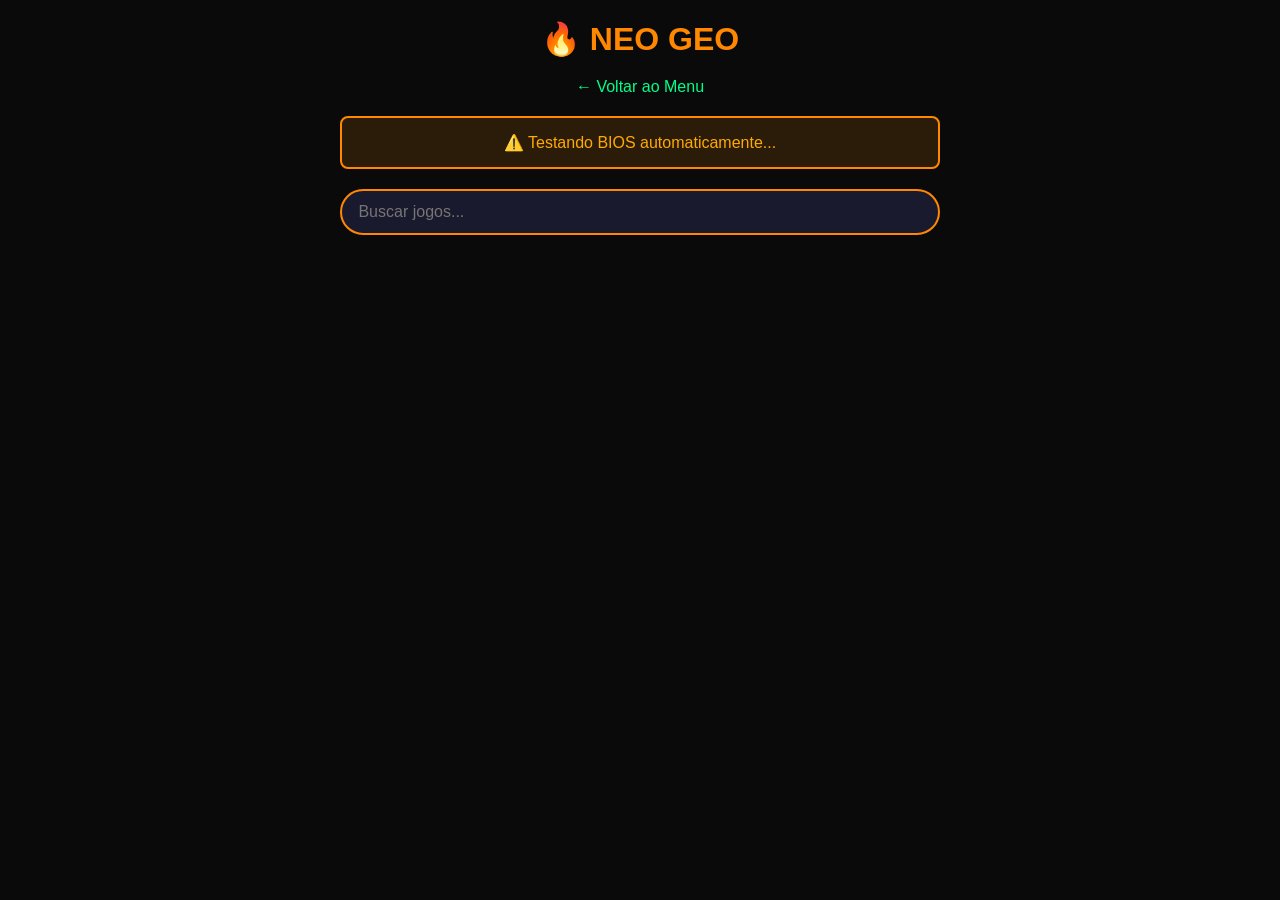
<file: neogeo.html>
<!DOCTYPE html>
<html lang="pt-BR">
<head>
    <meta charset="UTF-8">
    <meta name="viewport" content="width=device-width, initial-scale=1.0">
    <title>🔥 Neo Geo</title>
    <style>
        * { margin: 0; padding: 0; box-sizing: border-box; }
        body { background: #0a0a0a; color: #fff; font-family: Arial, sans-serif; padding: 20px; }
        h1 { color: #ff8800; text-align: center; margin-bottom: 20px; }
        .back-link { text-align: center; margin-bottom: 20px; }
        .back-link a { color: #00ff88; text-decoration: none; }
        .warning { background: #ff880022; border: 2px solid #ff8800; padding: 15px; border-radius: 8px; margin: 20px auto; max-width: 600px; text-align: center; color: #ffaa00; }
        .search-box { max-width: 600px; margin: 0 auto 30px; }
        .search-box input { width: 100%; padding: 12px; border: 2px solid #ff8800; border-radius: 25px; background: #1a1a2e; color: #fff; font-size: 16px; }
        .stats { text-align: center; color: #ff8800; margin-bottom: 20px; }
        .game-grid { display: grid; grid-template-columns: repeat(auto-fill, minmax(180px, 1fr)); gap: 20px; max-width: 1400px; margin: 0 auto; }
        .game-card { background: #1a1a2e; border: 2px solid #ff8800; border-radius: 12px; padding: 20px; cursor: pointer; text-align: center; transition: 0.3s; }
        .game-card:hover { border-color: #ffaa00; transform: translateY(-5px); box-shadow: 0 10px 30px rgba(255,136,0,0.3); }
        .game-icon { font-size: 56px; margin-bottom: 15px; }
        #game-container { display: none; position: fixed; top: 0; left: 0; width: 100%; height: 100%; background: #000; z-index: 1000; }
        #game { width: 100%; height: 100%; }
        #back-btn { position: fixed; top: 15px; left: 15px; z-index: 1001; background: #000; color: #fff; border: 2px solid #ff8800; padding: 12px 24px; cursor: pointer; font-weight: bold; }
    </style>
</head>
<body>
    <h1>🔥 NEO GEO</h1>
    <div class="back-link"><a href="index.html">← Voltar ao Menu</a></div>
    <div class="warning">⚠️ Testando BIOS automaticamente...</div>
    <div class="search-box"><input type="text" id="search" placeholder=" Buscar jogos..." oninput="filtrarJogos()"></div>
    <div class="stats" id="stats"></div>
    <div class="game-grid" id="gameGrid"></div>
    <div id="game-container">
        <button id="back-btn" onclick="voltar()">← Voltar</button>
        <div id="game"></div>
    </div>

    <script>
        const ROMS_BASE = 'https://vdmtx.github.io/retroarchonline/roms/neogeo/';
        const BIOS_BASE = 'https://vdmtx.github.io/retroarchonline/bios/';
        // USAR "latest" QUE FUNCIONA
        const EJS_PATH = 'https://cdn.emulatorjs.org/latest/data/';
        
        let jogos = [];
        let neogeoBIOS = null;
        let melhorBIOS = null;
        let maiorTamanho = 0;

        async function testarBIOS() {
            const biosFiles = ['neogeo.zip', 'neogeo(1).zip', 'neogeo(2).zip', 'neogeo(3).zip'];
            
            for (const biosFile of biosFiles) {
                try {
                    const url = BIOS_BASE + biosFile;
                    const response = await fetch(url, {method: 'HEAD'});
                    if (response.ok) {
                        const tamanho = parseInt(response.headers.get('content-length') || '0');
                        console.log(`📦 ${biosFile}: ${(tamanho/1024/1024).toFixed(2)} MB`);
                        
                        if (tamanho > maiorTamanho) {
                            maiorTamanho = tamanho;
                            melhorBIOS = url;
                            console.log(`✅ Melhor BIOS: ${biosFile}`);
                        }
                    }
                } catch(e) {}
            }
            
            if (melhorBIOS) {
                neogeoBIOS = melhorBIOS;
                console.log(`🎯 BIOS selecionada: ${(maiorTamanho/1024/1024).toFixed(2)} MB`);
            } else {
                console.warn('❌ Nenhuma BIOS encontrada!');
            }
        }

        async function carregarJogos() {
            await testarBIOS();
            const response = await fetch('https://api.github.com/repos/Vdmtx/retroarchonline/contents/roms/neogeo');
            const files = await response.json();
            jogos = files.filter(f => f.name.endsWith('.zip'))
                .map(f => ({ nome: f.name.replace('.zip', ''), arquivo: f.name }))
                .sort((a, b) => a.nome.localeCompare(b.nome));
            
            const biosStatus = neogeoBIOS ? `✅ (${Math.round(maiorTamanho/1024/1024)}MB)` : '❌';
            document.getElementById('stats').textContent = `${jogos.length} jogo(s) • BIOS: ${biosStatus}`;
            document.getElementById('gameGrid').innerHTML = jogos.map(j => `
                <div class="game-card" onclick="iniciarJogo('${j.arquivo}')">
                    <div class="game-icon">🔥</div>
                    <div>${j.nome}</div>
                </div>
            `).join('');
        }

        function filtrarJogos() {
            const busca = document.getElementById('search').value.toLowerCase();
            const filtrados = jogos.filter(j => j.nome.toLowerCase().includes(busca));
            document.getElementById('gameGrid').innerHTML = filtrados.map(j => `
                <div class="game-card" onclick="iniciarJogo('${j.arquivo}')">
                    <div class="game-icon">🔥</div>
                    <div>${j.nome}</div>
                </div>
            `).join('');
        }

        function iniciarJogo(arquivo) {
            document.getElementById('game-container').style.display = 'block';
            
            // Limpar TUDO
            Object.keys(window).forEach(key => {
                if (key.startsWith('EJS_')) delete window[key];
            });
            document.getElementById('game').innerHTML = '';
            
            // Configurações (iguais ao Capcom que funciona)
            window.EJS_player = "#game";
            window.EJS_core = "fbneo";
            window.EJS_gameUrl = ROMS_BASE + arquivo;
            window.EJS_gameName = arquivo.replace('.zip', '');
            window.EJS_pathtodata = EJS_PATH;
            window.EJS_startOnLoaded = true;
            window.EJS_color = "#000000";
            window.EJS_fullscreenOnLoaded = false;
            window.EJS_disableDatabases = true;
            window.EJS_disableLocalStorage = true;
            
            // Adicionar BIOS
            if (neogeoBIOS) {
                window.EJS_biosUrl = neogeoBIOS;
                console.log('💾 BIOS:', neogeoBIOS);
            }
            
            // Callbacks
            window.EJS_ready = function() {
                console.log('✅ Jogo carregado!');
            };
            
            window.EJS_onGameStart = function() {
                console.log('🎮 Jogo iniciado!');
            };
            
            // Carregar (mesmo loader do Capcom)
            const script = document.createElement('script');
            script.src = EJS_PATH + "loader.js";
            document.body.appendChild(script);
            
            console.log('🎮 Carregando:', arquivo);
            console.log('📁 ROM:', ROMS_BASE + arquivo);
            console.log('💾 BIOS:', neogeoBIOS || 'Nenhuma');
        }

        function voltar() { location.reload(); }
        carregarJogos();
    </script>
</body>
</html>
</file>
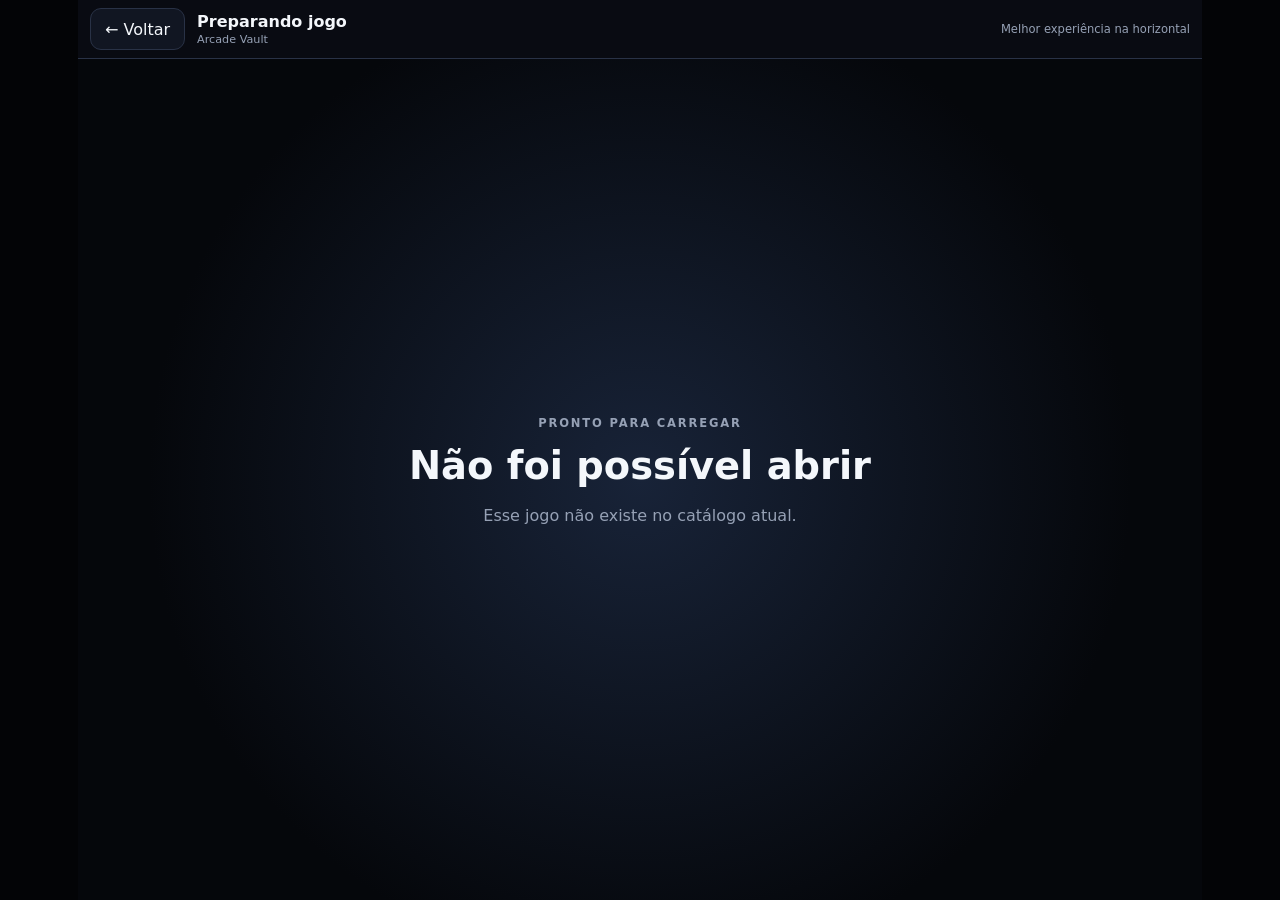
<file: player.html>
<!doctype html>
<html lang="pt-BR" class="player-page">
<head>
  <meta charset="utf-8">
  <meta name="viewport" content="width=device-width,initial-scale=1,maximum-scale=1,viewport-fit=cover">
  <meta name="theme-color" content="#030406">
  <title>Carregando jogo…</title>
  <link rel="stylesheet" href="assets/styles.css">
</head>
<body class="player-page">
  <main class="player-shell">
    <header class="player-bar">
      <a class="back-btn" href="index.html" aria-label="Voltar ao catálogo">← Voltar</a>
      <div class="player-title"><strong id="game-title">Preparando jogo</strong><small id="game-system">Arcade Vault</small></div>
      <span class="rotate-hint">Melhor experiência na horizontal</span>
    </header>
    <section class="game-stage">
      <div id="game"></div>
      <div class="player-message" id="player-message">
        <div>
          <p class="eyebrow">PRONTO PARA CARREGAR</p>
          <h1 id="message-title">Preparando…</h1>
          <p id="message-text">O jogo será carregado temporariamente no navegador. Nada será instalado ou salvo na pasta de downloads.</p>
          <button class="play-btn" id="start-game" type="button" disabled>Iniciar jogo</button>
          <div class="loading-line" id="loading-line" hidden><i></i></div>
        </div>
      </div>
    </section>
  </main>
  <script>
    const params=new URLSearchParams(location.search),id=params.get("id");
    const title=document.querySelector("#game-title"),system=document.querySelector("#game-system"),message=document.querySelector("#player-message"),messageTitle=document.querySelector("#message-title"),messageText=document.querySelector("#message-text"),start=document.querySelector("#start-game"),line=document.querySelector("#loading-line");
    const systemNames={capcom:"Capcom",midway:"Midway",neogeo:"Neo Geo"};let selected,loading=false,fallbackTimer;
    function revealGame(){clearTimeout(fallbackTimer);message.classList.add("is-hidden");message.hidden=true;message.setAttribute("aria-hidden","true")}
    function fail(text){clearTimeout(fallbackTimer);loading=false;message.classList.remove("is-hidden");message.hidden=false;message.removeAttribute("aria-hidden");messageTitle.textContent="Não foi possível abrir";messageText.textContent=text;start.hidden=true;line.hidden=true}
    fetch("catalog.json",{cache:"no-store"}).then(r=>{if(!r.ok)throw new Error();return r.json()}).then(data=>{selected=data.games.find(game=>game.id===id);if(!selected){fail("Esse jogo não existe no catálogo atual.");return}title.textContent=selected.title;system.textContent=`${systemNames[selected.system]||selected.system} · ${Math.round(selected.size/1048576)} MB`;messageTitle.textContent=selected.title;document.title=`${selected.title} · Arcade Vault`;start.disabled=false}).catch(()=>fail("O catálogo está indisponível. Volte e atualize a página."));
    start.addEventListener("click",()=>{if(!selected)return;if(loading){revealGame();return}loading=true;start.disabled=true;start.textContent="Carregando…";line.hidden=false;messageText.textContent=selected.size>65000000?"Este é um jogo pesado. No 4G, o carregamento temporário pode demorar e consumir muitos dados.":"Carregando temporariamente o jogo e preparando o emulador…";
      window.EJS_player="#game";window.EJS_core=selected.core;window.EJS_gameName=selected.id;window.EJS_gameUrl=new URL(selected.path,document.baseURI).href;window.EJS_pathtodata="https://cdn.emulatorjs.org/stable/data/";window.EJS_startOnLoaded=true;window.EJS_fullscreenOnLoaded=false;window.EJS_language="pt-BR";window.EJS_disableAutoLang=true;window.EJS_volume=.7;window.EJS_askBeforeExit=false;window.EJS_disableLocalStorage=true;window.EJS_cacheConfig={enabled:false,cacheMaxSizeMB:0,cacheMaxAgeMins:0};if(selected.system==="neogeo"){window.EJS_gameParentUrl="neogeo.zip";window.EJS_dontExtractBIOS=true}
      const controlProfiles={
        capcom:[1,9,10,0,8,11],
        neogeo:[1,10,9,0,11,8],
        midwayClassic:[1,9,10,0,9,11],
        midwayRun:[1,9,10,0,8,11]
      },midwayClassicGames=new Set(["mk","mk2","mk2k"]),controls=selected.system==="midway"?(midwayClassicGames.has(selected.id)?controlProfiles.midwayClassic:controlProfiles.midwayRun):(controlProfiles[selected.system]||controlProfiles.capcom);
      window.EJS_VirtualGamepadSettings=[
        {type:"button",text:"1",id:"arcade-1",location:"right",right:145,top:0,bold:true,input_value:controls[0]},
        {type:"button",text:"2",id:"arcade-2",location:"right",right:75,top:0,bold:true,input_value:controls[1]},
        {type:"button",text:"3",id:"arcade-3",location:"right",right:5,top:0,bold:true,input_value:controls[2]},
        {type:"button",text:"4",id:"arcade-4",location:"right",right:145,top:70,bold:true,input_value:controls[3]},
        {type:"button",text:"5",id:"arcade-5",location:"right",right:75,top:70,bold:true,input_value:controls[4]},
        {type:"button",text:"6",id:"arcade-6",location:"right",right:5,top:70,bold:true,input_value:controls[5]},
        {type:"dpad",id:"dpad",location:"left",left:"50%",right:"50%",joystickInput:false,inputValues:[4,5,6,7]},
        {type:"button",text:"Ficha",id:"select",location:"center",left:-5,fontSize:15,block:true,input_value:2},
        {type:"button",text:"Start",id:"start",location:"center",left:60,fontSize:15,block:true,input_value:3}
      ];
      window.EJS_ready=()=>{messageText.textContent="Emulador preparado. Iniciando o jogo…"};window.EJS_onGameStart=()=>revealGame();
      const game=document.querySelector("#game");
      const inspectPlayer=()=>{const text=game.textContent||"";if(/falha ao iniciar|failed to start/i.test(text)){observer.disconnect();fail("A ROM não iniciou com o núcleo configurado. Ela será marcada para revisão, sem travar o restante do catálogo.")}};
      const observer=new MutationObserver(inspectPlayer);observer.observe(game,{childList:true,subtree:true,characterData:true});
      fallbackTimer=setTimeout(()=>{if(!message.hidden){start.disabled=false;start.textContent="Mostrar jogo";line.hidden=true;messageText.textContent="Se você já estiver ouvindo o jogo, toque em ‘Mostrar jogo’."}},15000);
      const loader=document.createElement("script");loader.src="https://cdn.emulatorjs.org/stable/data/loader.js";loader.onerror=()=>fail("O serviço do emulador não respondeu. Verifique sua internet e tente novamente.");document.body.appendChild(loader);
    });
  </script>
</body>
</html>
</file>
<file: assets/styles.css>
:root{color-scheme:dark;--bg:#090b12;--panel:#111622;--panel2:#171d2b;--line:#293246;--text:#f4f7fb;--muted:#96a1b5;--cyan:#49e6ff;--violet:#ad7cff;--green:#55e59a;--danger:#ff6b78;--radius:18px;font-family:Inter,ui-sans-serif,system-ui,-apple-system,"Segoe UI",sans-serif}
*{box-sizing:border-box}html{background:var(--bg);scroll-behavior:smooth}body{margin:0;min-height:100vh;background:radial-gradient(circle at 75% -10%,#312257 0,transparent 32rem),radial-gradient(circle at 10% 10%,#073949 0,transparent 28rem),var(--bg);color:var(--text)}button,input{font:inherit}.topbar{min-height:76px;padding:14px max(18px,env(safe-area-inset-right)) 14px max(18px,env(safe-area-inset-left));display:flex;align-items:center;justify-content:space-between;border-bottom:1px solid #ffffff12;background:#090b12d9;backdrop-filter:blur(14px);position:sticky;top:0;z-index:5}.brand{display:flex;align-items:center;gap:11px;color:var(--text);text-decoration:none}.brand-mark{width:42px;height:42px;display:grid;place-items:center;border:1px solid #65ebff75;border-radius:12px;background:linear-gradient(145deg,#123446,#1c1737);color:var(--cyan);font-weight:900;letter-spacing:-1px;box-shadow:0 0 24px #49e6ff1c}.brand strong,.brand small{display:block}.brand strong{font-size:.94rem;letter-spacing:.08em}.brand small{margin-top:2px;color:var(--muted);font-size:.72rem}.status{display:flex;align-items:center;gap:7px;color:var(--muted);font-size:.78rem}.status i{width:8px;height:8px;border-radius:50%;background:var(--green);box-shadow:0 0 12px var(--green)}main{width:min(1160px,100%);margin:auto;padding:0 18px}.hero{padding:clamp(52px,9vw,112px) 0 clamp(42px,7vw,82px);max-width:780px}.eyebrow{margin:0 0 10px;color:var(--cyan);font-size:.72rem;font-weight:800;letter-spacing:.16em}.hero h1{font-size:clamp(2.3rem,8vw,5.5rem);line-height:.94;letter-spacing:-.055em;margin:0;max-width:850px}.hero>p:last-child{color:var(--muted);font-size:clamp(1rem,2.2vw,1.18rem);line-height:1.65;max-width:660px;margin:24px 0 0}.library{padding-bottom:70px}.library-head{display:flex;align-items:end;justify-content:space-between;gap:16px;margin-bottom:20px}.library-head h2{margin:0;font-size:clamp(1.65rem,5vw,2.5rem);letter-spacing:-.035em}.library-head>strong{color:var(--muted);font-size:.85rem;white-space:nowrap}.toolbar{display:flex;gap:12px;align-items:center;margin-bottom:22px}.search{height:48px;flex:1;display:flex;align-items:center;gap:10px;padding:0 15px;background:#111622dd;border:1px solid var(--line);border-radius:14px;color:var(--muted)}.search:focus-within{border-color:var(--cyan);box-shadow:0 0 0 3px #49e6ff18}.search input{width:100%;border:0;outline:0;background:transparent;color:var(--text);font-size:16px}.filters{display:flex;gap:8px;overflow-x:auto;scrollbar-width:none}.filters::-webkit-scrollbar{display:none}.filter{min-height:44px;padding:0 16px;border:1px solid var(--line);border-radius:999px;background:var(--panel);color:var(--muted);white-space:nowrap;cursor:pointer}.filter[aria-pressed="true"]{background:var(--text);border-color:var(--text);color:#0b0d14;font-weight:800}.game-grid{display:grid;grid-template-columns:repeat(auto-fill,minmax(210px,1fr));gap:13px}.game-card{min-height:178px;padding:19px;display:flex;flex-direction:column;justify-content:space-between;border:1px solid var(--line);border-radius:var(--radius);background:linear-gradient(145deg,#171d2bea,#0f1420ea);color:var(--text);text-decoration:none;transition:transform .18s,border-color .18s,background .18s;content-visibility:auto;contain-intrinsic-size:178px}.game-card:hover,.game-card:focus-visible{transform:translateY(-3px);border-color:#49e6ff80;background:#182234;outline:0}.game-top{display:flex;justify-content:space-between;align-items:start;gap:8px}.system-tag{padding:5px 8px;border-radius:7px;background:#49e6ff12;color:var(--cyan);font-size:.65rem;font-weight:900;letter-spacing:.08em}.game-icon{color:#ffffff38;font-size:1.4rem}.game-card h3{margin:20px 0 7px;font-size:1.03rem;line-height:1.2;text-transform:uppercase;overflow-wrap:anywhere}.game-meta{display:flex;justify-content:space-between;color:var(--muted);font-size:.74rem}.notice{margin:0 0 18px;padding:14px 16px;border:1px solid #ff6b7855;border-radius:12px;background:#ff6b7812;color:#ffc5ca}.empty{grid-column:1/-1;padding:52px 20px;text-align:center;color:var(--muted);border:1px dashed var(--line);border-radius:var(--radius)}footer{width:min(1160px,calc(100% - 36px));margin:auto;padding:24px 0 max(24px,env(safe-area-inset-bottom));display:flex;justify-content:space-between;gap:16px;border-top:1px solid #ffffff12;color:var(--muted);font-size:.75rem}
.player-page{height:100dvh;overflow:hidden;background:#030406}.player-shell{height:100%;display:grid;grid-template-rows:auto 1fr}.player-bar{min-height:58px;padding:8px max(12px,env(safe-area-inset-right)) 8px max(12px,env(safe-area-inset-left));display:flex;align-items:center;gap:12px;background:#090b12;border-bottom:1px solid var(--line);z-index:10}.back-btn{min-height:42px;padding:0 14px;border:1px solid var(--line);border-radius:11px;background:var(--panel);color:var(--text);text-decoration:none;display:grid;place-items:center}.player-title{min-width:0;flex:1}.player-title strong,.player-title small{display:block;white-space:nowrap;overflow:hidden;text-overflow:ellipsis}.player-title small{color:var(--muted);font-size:.7rem;margin-top:2px}.rotate-hint{font-size:.72rem;color:var(--muted);text-align:right}.game-stage{position:relative;min-height:0;background:#000;display:grid;place-items:center}.game-stage #game{width:100%;height:100%}.player-message{position:absolute;inset:0;z-index:3;display:grid;place-items:center;padding:24px;background:radial-gradient(circle,#182338,#05070b 70%);text-align:center}.player-message[hidden],.player-message.is-hidden{display:none!important}.player-message>div{max-width:520px}.player-message h1{margin:0 0 12px;font-size:clamp(1.5rem,6vw,2.4rem)}.player-message p{color:var(--muted);line-height:1.55}.play-btn{min-height:52px;padding:0 22px;border:0;border-radius:13px;background:linear-gradient(100deg,var(--cyan),#84ffca);color:#051015;font-weight:900;cursor:pointer}.play-btn:disabled{opacity:.55;cursor:wait}.loading-line{height:3px;width:min(280px,70vw);margin:18px auto 0;border-radius:9px;overflow:hidden;background:#ffffff18}.loading-line i{display:block;width:40%;height:100%;background:var(--cyan);animation:load 1.1s infinite ease-in-out}@keyframes load{from{transform:translateX(-110%)}to{transform:translateX(360%)}}
@media(max-width:680px){.topbar{min-height:66px}.status{display:none}.hero{padding-top:46px}.toolbar{align-items:stretch;flex-direction:column}.filters{width:100%;padding-bottom:2px}.game-grid{grid-template-columns:repeat(2,minmax(0,1fr));gap:9px}.game-card{min-height:154px;padding:14px;border-radius:15px}.game-card h3{font-size:.88rem}.game-meta{display:block}.game-meta span:last-child{display:none}footer{flex-direction:column}.rotate-hint{display:none}}
@media(max-width:380px){.game-grid{grid-template-columns:1fr}.game-card{min-height:132px}}
@media(orientation:landscape) and (max-height:520px){.player-bar{position:absolute;top:env(safe-area-inset-top);left:0;right:0;background:#090b12c7;backdrop-filter:blur(8px);border:0}.player-bar:not(:focus-within){opacity:.4}.game-stage{grid-row:1/-1}.player-shell{display:block}.game-stage{height:100dvh}}
@media(prefers-reduced-motion:reduce){*{scroll-behavior:auto!important;animation:none!important;transition:none!important}}
</file>
